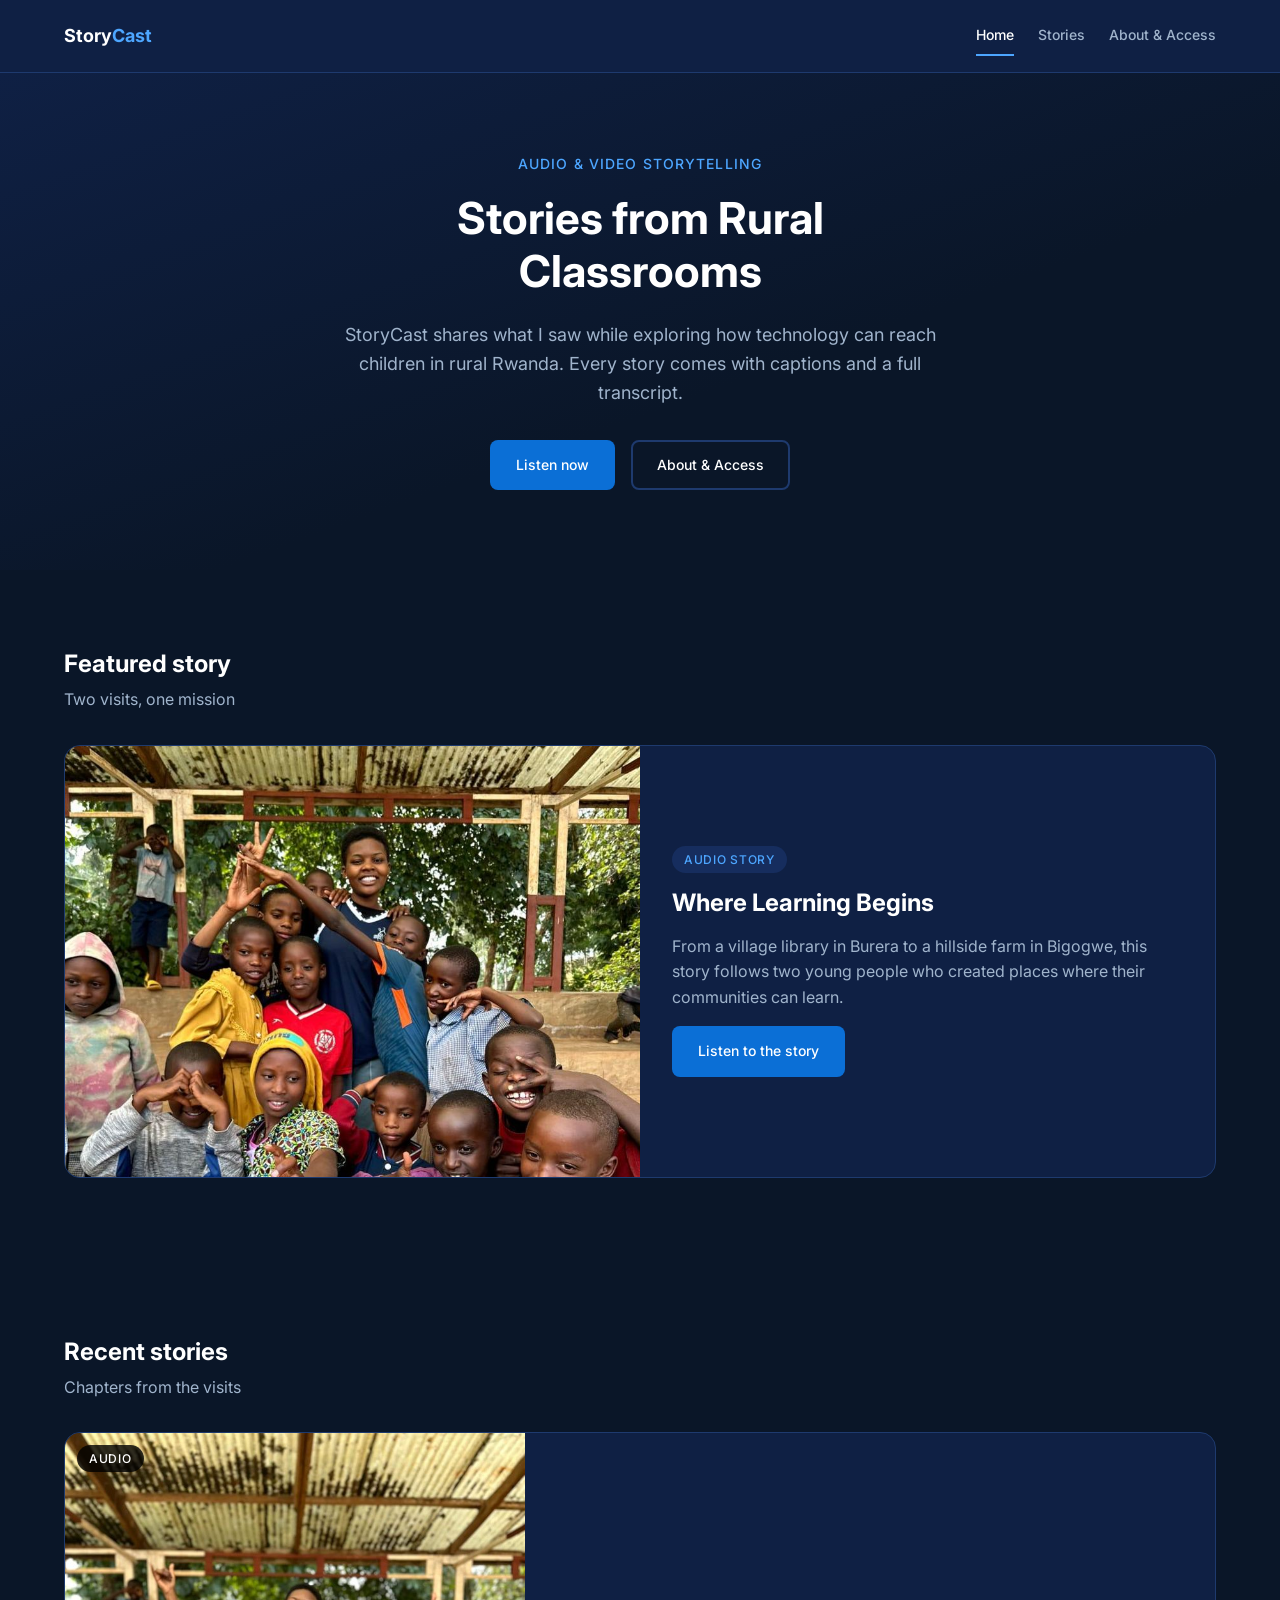
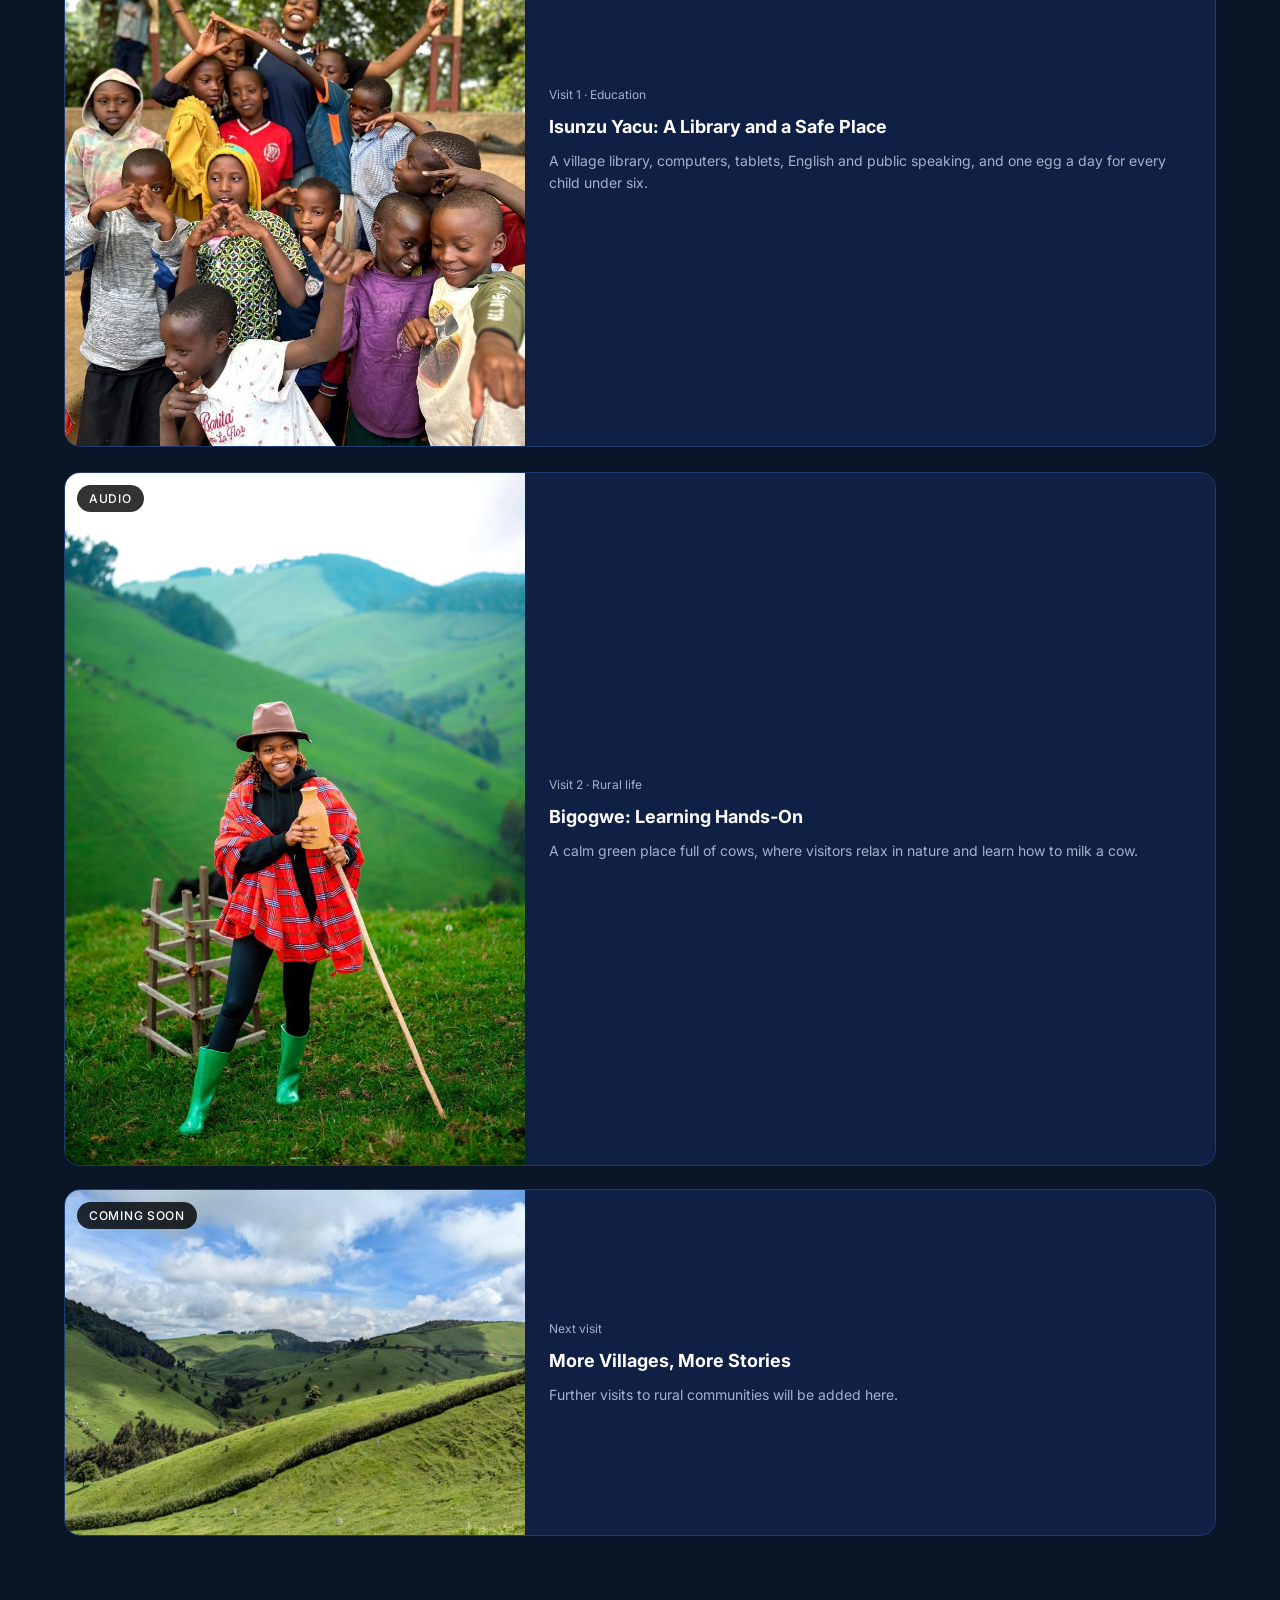
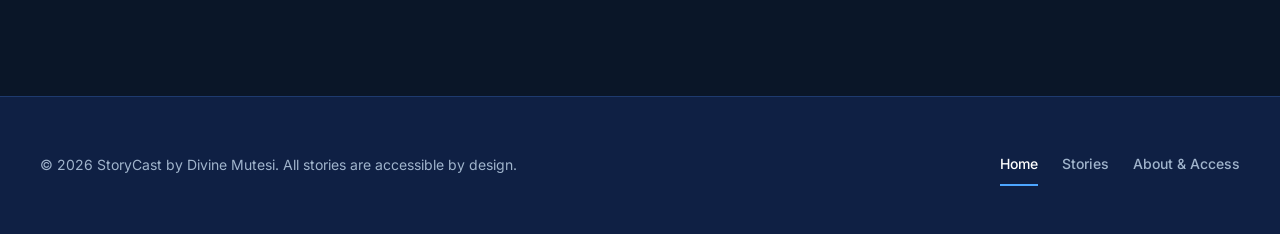
<file: index.html>
<!DOCTYPE html>
<html lang="en">
<head>
<meta charset="UTF-8" />
<meta name="viewport" content="width=device-width, initial-scale=1.0" />
<meta name="description" content="StoryCast: accessible audio and video stories about technology and learning in rural Rwanda." />
<title>StoryCast - Home</title>
<link rel="stylesheet" href="css/main.css" />
<link rel="preconnect" href="https://fonts.googleapis.com" />
<link rel="preconnect" href="https://fonts.gstatic.com" crossorigin />
<link href="https://fonts.googleapis.com/css2?family=Inter:wght@400;500;700&amp;display=swap" rel="stylesheet" />
</head>
<body>
<a class="skip-link" href="#main-content">Skip to main content</a>
<header class="site-header">
<div class="site-header__inner">
<a href="index.html" class="site-header__logo" aria-label="StoryCast home">Story<span>Cast</span></a>
<nav class="primary-nav" aria-label="Primary navigation"><ul class="primary-nav__list"><li><a href="index.html" class="primary-nav__link" aria-current="page">Home</a></li><li><a href="story/where-learning-begins.html" class="primary-nav__link">Stories</a></li><li><a href="about.html" class="primary-nav__link">About &amp; Access</a></li></ul></nav>
</div>
</header>
<main id="main-content">
<section class="hero" aria-labelledby="hero-heading"><div class="container">
<p class="hero__eyebrow">Audio &amp; video storytelling</p>
<h1 class="hero__title" id="hero-heading">Stories from Rural Classrooms</h1>
<p class="hero__subtitle">StoryCast shares what I saw while exploring how technology can reach children in rural Rwanda. Every story comes with captions and a full transcript.</p>
<div class="hero__actions"><a href="story/where-learning-begins.html" class="btn btn--primary">Listen now</a><a href="about.html" class="btn btn--outline">About &amp; Access</a></div>
</div></section>
<section class="section" aria-labelledby="featured-heading"><div class="container">
<header class="section__header"><h2 class="section__title" id="featured-heading">Featured story</h2><p class="section__subtitle">Two visits, one mission</p></header>
<article class="featured-story">
<figure class="featured-story__media"><img src="assets/media/isunzu-yacu-children.jpg" alt="Smiling children of Isunzu Yacu Village crowd together under a tin-roofed shelter, making hand gestures for the camera, with a young woman standing behind them." width="900" height="1200" /></figure>
<div class="featured-story__body"><p class="tag">Audio story</p><h3 class="featured-story__title">Where Learning Begins</h3>
<p class="featured-story__excerpt">From a village library in Burera to a hillside farm in Bigogwe, this story follows two young people who created places where their communities can learn.</p>
<p><a href="story/where-learning-begins.html" class="btn btn--primary">Listen to the story</a></p></div></article>
</div></section>
<section class="section" aria-labelledby="stories-heading"><div class="container">
<header class="section__header"><h2 class="section__title" id="stories-heading">Recent stories</h2><p class="section__subtitle">Chapters from the visits</p></header>
<ul class="story-grid">
<li class="card-wrapper"><article class="media-card">
<figure class="media-card__thumbnail"><img src="assets/media/isunzu-yacu-group.jpg" alt="A joyful group of children at Isunzu Yacu Village pose under a tin-roofed shelter, some making heart shapes with their hands." width="900" height="1200" loading="lazy" /><span class="media-card__badge">Audio</span></figure>
<div class="media-card__body"><p class="media-card__meta">Visit 1 &middot; Education</p><h3 class="media-card__heading"><a class="media-card__link" href="story/where-learning-begins.html#isunzu">Isunzu Yacu: A Library and a Safe Place</a></h3><p class="media-card__excerpt">A village library, computers, tablets, English and public speaking, and one egg a day for every child under six.</p></div>
<footer class="media-card__footer"><span>Transcript available</span><span>October 2026</span></footer></article></li>
<li class="card-wrapper"><article class="media-card">
<figure class="media-card__thumbnail"><img src="assets/media/bigogwe-visitor-milk-gourd.jpg" alt="A smiling visitor at Bigogwe in a brown hat, red plaid shawl and green rubber boots holds a wooden milk container and a long stick on a green hillside." width="800" height="1203" loading="lazy" /><span class="media-card__badge">Audio</span></figure>
<div class="media-card__body"><p class="media-card__meta">Visit 2 &middot; Rural life</p><h3 class="media-card__heading"><a class="media-card__link" href="story/where-learning-begins.html#bigogwe">Bigogwe: Learning Hands-On</a></h3><p class="media-card__excerpt">A calm green place full of cows, where visitors relax in nature and learn how to milk a cow.</p></div>
<footer class="media-card__footer"><span>Transcript available</span><span>October 2026</span></footer></article></li>
<li class="card-wrapper"><article class="media-card">
<figure class="media-card__thumbnail"><img src="assets/media/bigogwe-hills.jpg" alt="Rolling green hills at Bigogwe under a blue sky with large white clouds, with hedges and small groups of trees on the slopes." width="1200" height="900" loading="lazy" /><span class="media-card__badge">Coming soon</span></figure>
<div class="media-card__body"><p class="media-card__meta">Next visit</p><h3 class="media-card__heading">More Villages, More Stories</h3><p class="media-card__excerpt">Further visits to rural communities will be added here.</p></div>
<footer class="media-card__footer"><span>Coming soon</span><span>October 2026</span></footer></article></li>
</ul></div></section>
</main>
<footer class="site-footer">
<div class="site-footer__inner">
<p class="site-footer__copy">&copy; 2026 StoryCast by Divine Mutesi. All stories are accessible by design.</p>
<nav aria-label="Footer navigation"><ul class="primary-nav__list"><li><a href="index.html" class="primary-nav__link" aria-current="page">Home</a></li><li><a href="story/where-learning-begins.html" class="primary-nav__link">Stories</a></li><li><a href="about.html" class="primary-nav__link">About &amp; Access</a></li></ul></nav>
</div>
</footer>
</body>
</html>
</file>
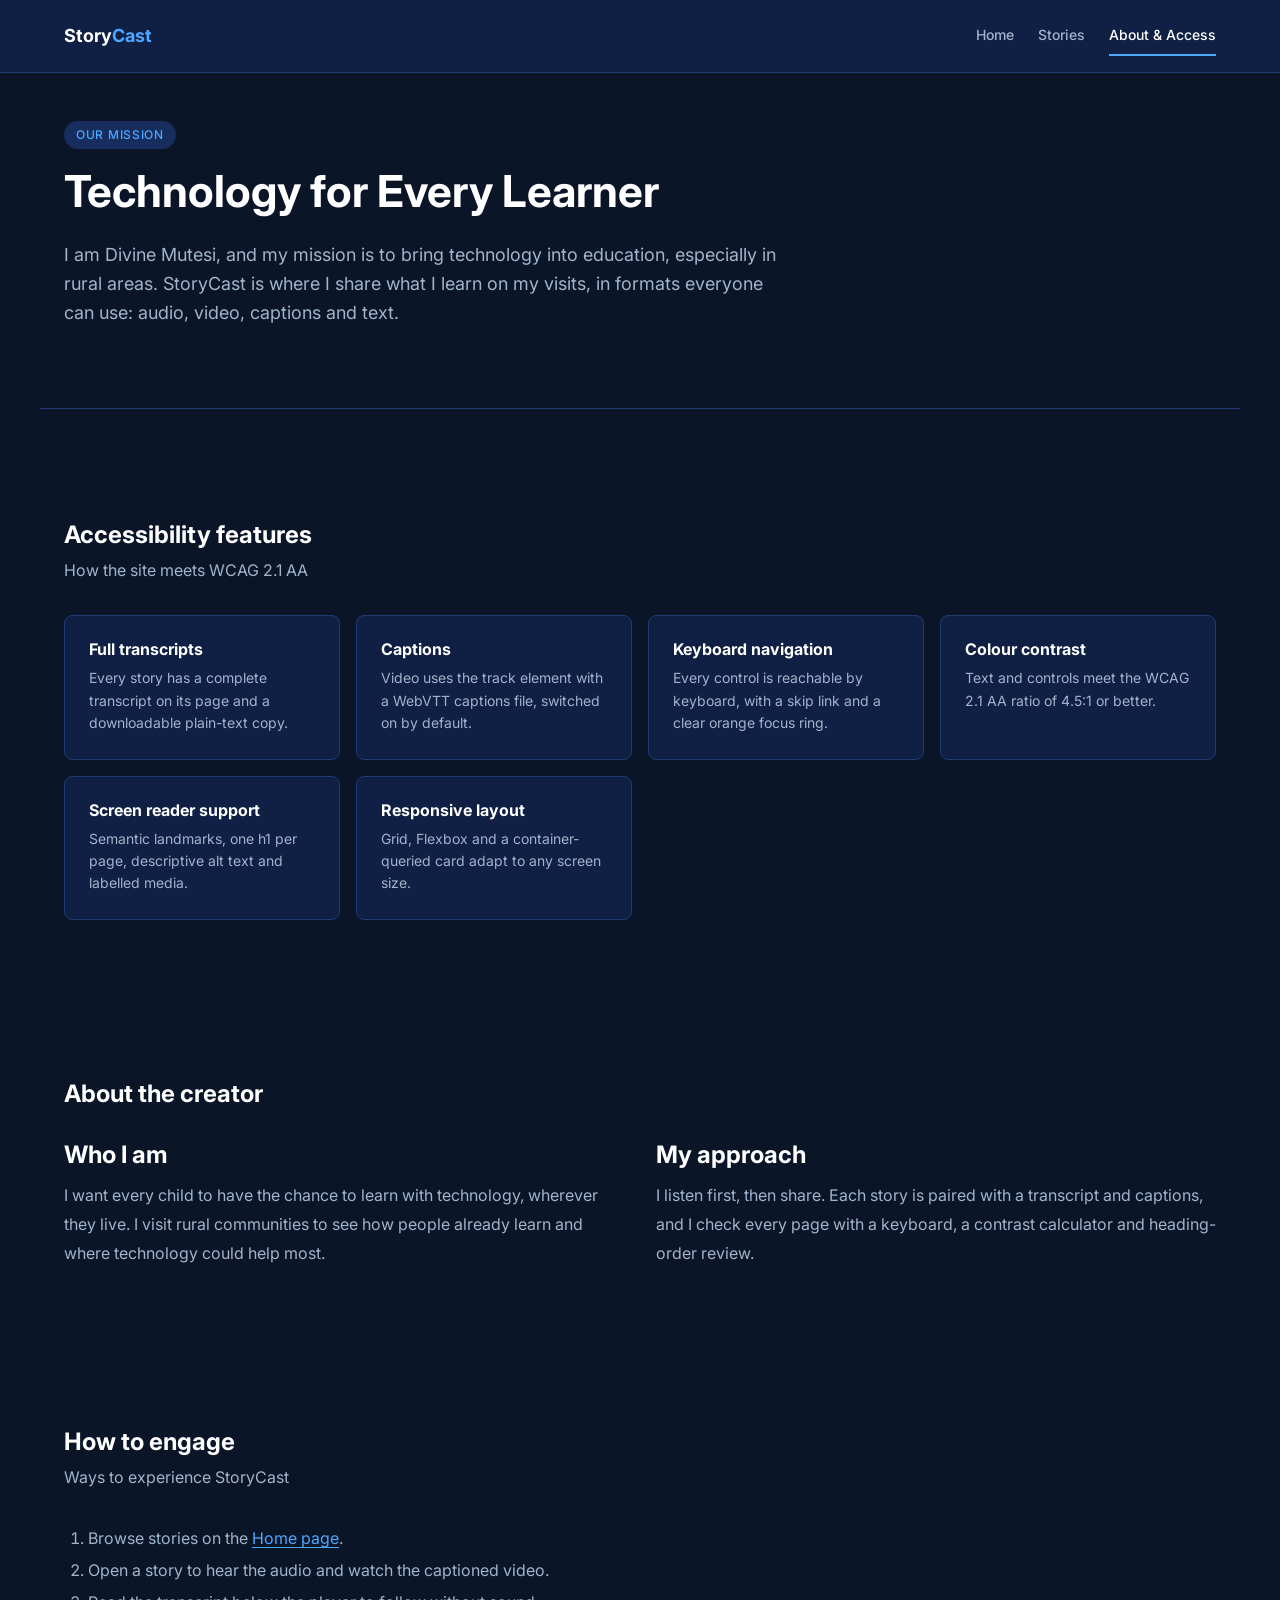
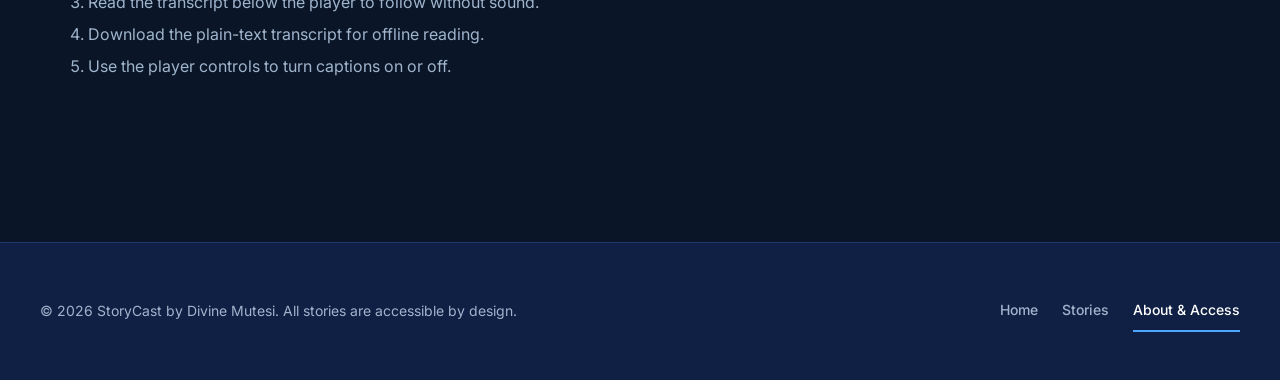
<file: about.html>
<!DOCTYPE html>
<html lang="en">
<head>
<meta charset="UTF-8" />
<meta name="viewport" content="width=device-width, initial-scale=1.0" />
<meta name="description" content="StoryCast mission, accessibility features and how to engage with the stories." />
<title>About & Access - StoryCast</title>
<link rel="stylesheet" href="css/main.css" />
<link rel="preconnect" href="https://fonts.googleapis.com" />
<link rel="preconnect" href="https://fonts.gstatic.com" crossorigin />
<link href="https://fonts.googleapis.com/css2?family=Inter:wght@400;500;700&amp;display=swap" rel="stylesheet" />
</head>
<body>
<a class="skip-link" href="#main-content">Skip to main content</a>
<header class="site-header">
<div class="site-header__inner">
<a href="index.html" class="site-header__logo" aria-label="StoryCast home">Story<span>Cast</span></a>
<nav class="primary-nav" aria-label="Primary navigation"><ul class="primary-nav__list"><li><a href="index.html" class="primary-nav__link">Home</a></li><li><a href="story/where-learning-begins.html" class="primary-nav__link">Stories</a></li><li><a href="about.html" class="primary-nav__link" aria-current="page">About &amp; Access</a></li></ul></nav>
</div>
</header>
<main id="main-content">
<section class="mission" aria-labelledby="mission-heading"><p class="tag">Our mission</p><h1 class="mission__title" id="mission-heading">Technology for Every Learner</h1>
<p class="mission__body">I am Divine Mutesi, and my mission is to bring technology into education, especially in rural areas. StoryCast is where I share what I learn on my visits, in formats everyone can use: audio, video, captions and text.</p></section>
<hr class="divider divider--wide" />
<section class="section" aria-labelledby="access-heading"><div class="container"><header class="section__header"><h2 class="section__title" id="access-heading">Accessibility features</h2><p class="section__subtitle">How the site meets WCAG 2.1 AA</p></header>
<ul class="access-list"><li class="access-list__item"><h3 class="access-list__title">Full transcripts</h3><p class="access-list__text">Every story has a complete transcript on its page and a downloadable plain-text copy.</p></li><li class="access-list__item"><h3 class="access-list__title">Captions</h3><p class="access-list__text">Video uses the track element with a WebVTT captions file, switched on by default.</p></li><li class="access-list__item"><h3 class="access-list__title">Keyboard navigation</h3><p class="access-list__text">Every control is reachable by keyboard, with a skip link and a clear orange focus ring.</p></li><li class="access-list__item"><h3 class="access-list__title">Colour contrast</h3><p class="access-list__text">Text and controls meet the WCAG 2.1 AA ratio of 4.5:1 or better.</p></li><li class="access-list__item"><h3 class="access-list__title">Screen reader support</h3><p class="access-list__text">Semantic landmarks, one h1 per page, descriptive alt text and labelled media.</p></li><li class="access-list__item"><h3 class="access-list__title">Responsive layout</h3><p class="access-list__text">Grid, Flexbox and a container-queried card adapt to any screen size.</p></li></ul></div></section>
<section class="section" aria-labelledby="team-heading"><div class="container"><header class="section__header"><h2 class="section__title" id="team-heading">About the creator</h2></header>
<div class="about-grid"><article class="about-grid__item"><h3>Who I am</h3><p>I want every child to have the chance to learn with technology, wherever they live. I visit rural communities to see how people already learn and where technology could help most.</p></article>
<article class="about-grid__item"><h3>My approach</h3><p>I listen first, then share. Each story is paired with a transcript and captions, and I check every page with a keyboard, a contrast calculator and heading-order review.</p></article></div></div></section>
<section class="section" aria-labelledby="engage-heading"><div class="container"><header class="section__header"><h2 class="section__title" id="engage-heading">How to engage</h2><p class="section__subtitle">Ways to experience StoryCast</p></header>
<ol class="steps"><li>Browse stories on the <a href="index.html">Home page</a>.</li><li>Open a story to hear the audio and watch the captioned video.</li><li>Read the transcript below the player to follow without sound.</li><li>Download the plain-text transcript for offline reading.</li><li>Use the player controls to turn captions on or off.</li></ol></div></section>
</main>
<footer class="site-footer">
<div class="site-footer__inner">
<p class="site-footer__copy">&copy; 2026 StoryCast by Divine Mutesi. All stories are accessible by design.</p>
<nav aria-label="Footer navigation"><ul class="primary-nav__list"><li><a href="index.html" class="primary-nav__link">Home</a></li><li><a href="story/where-learning-begins.html" class="primary-nav__link">Stories</a></li><li><a href="about.html" class="primary-nav__link" aria-current="page">About &amp; Access</a></li></ul></nav>
</div>
</footer>
</body>
</html>
</file>
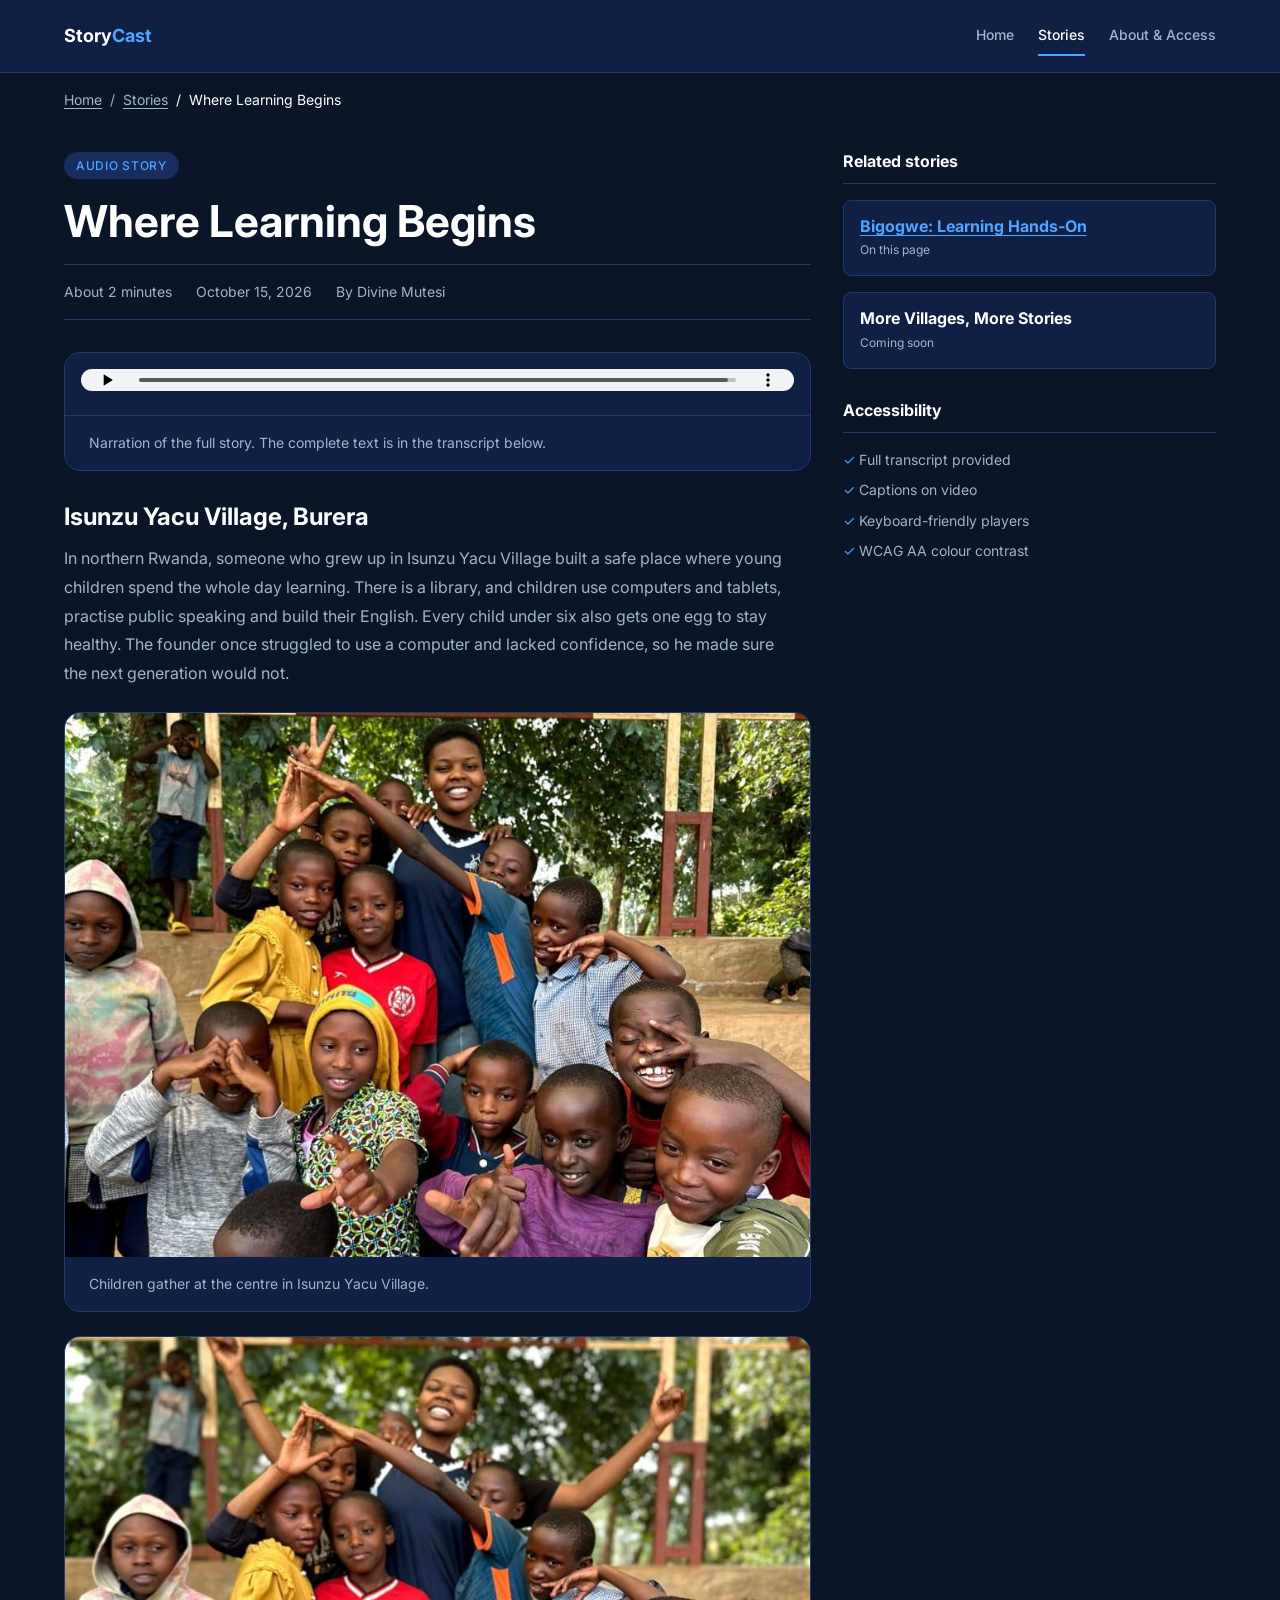
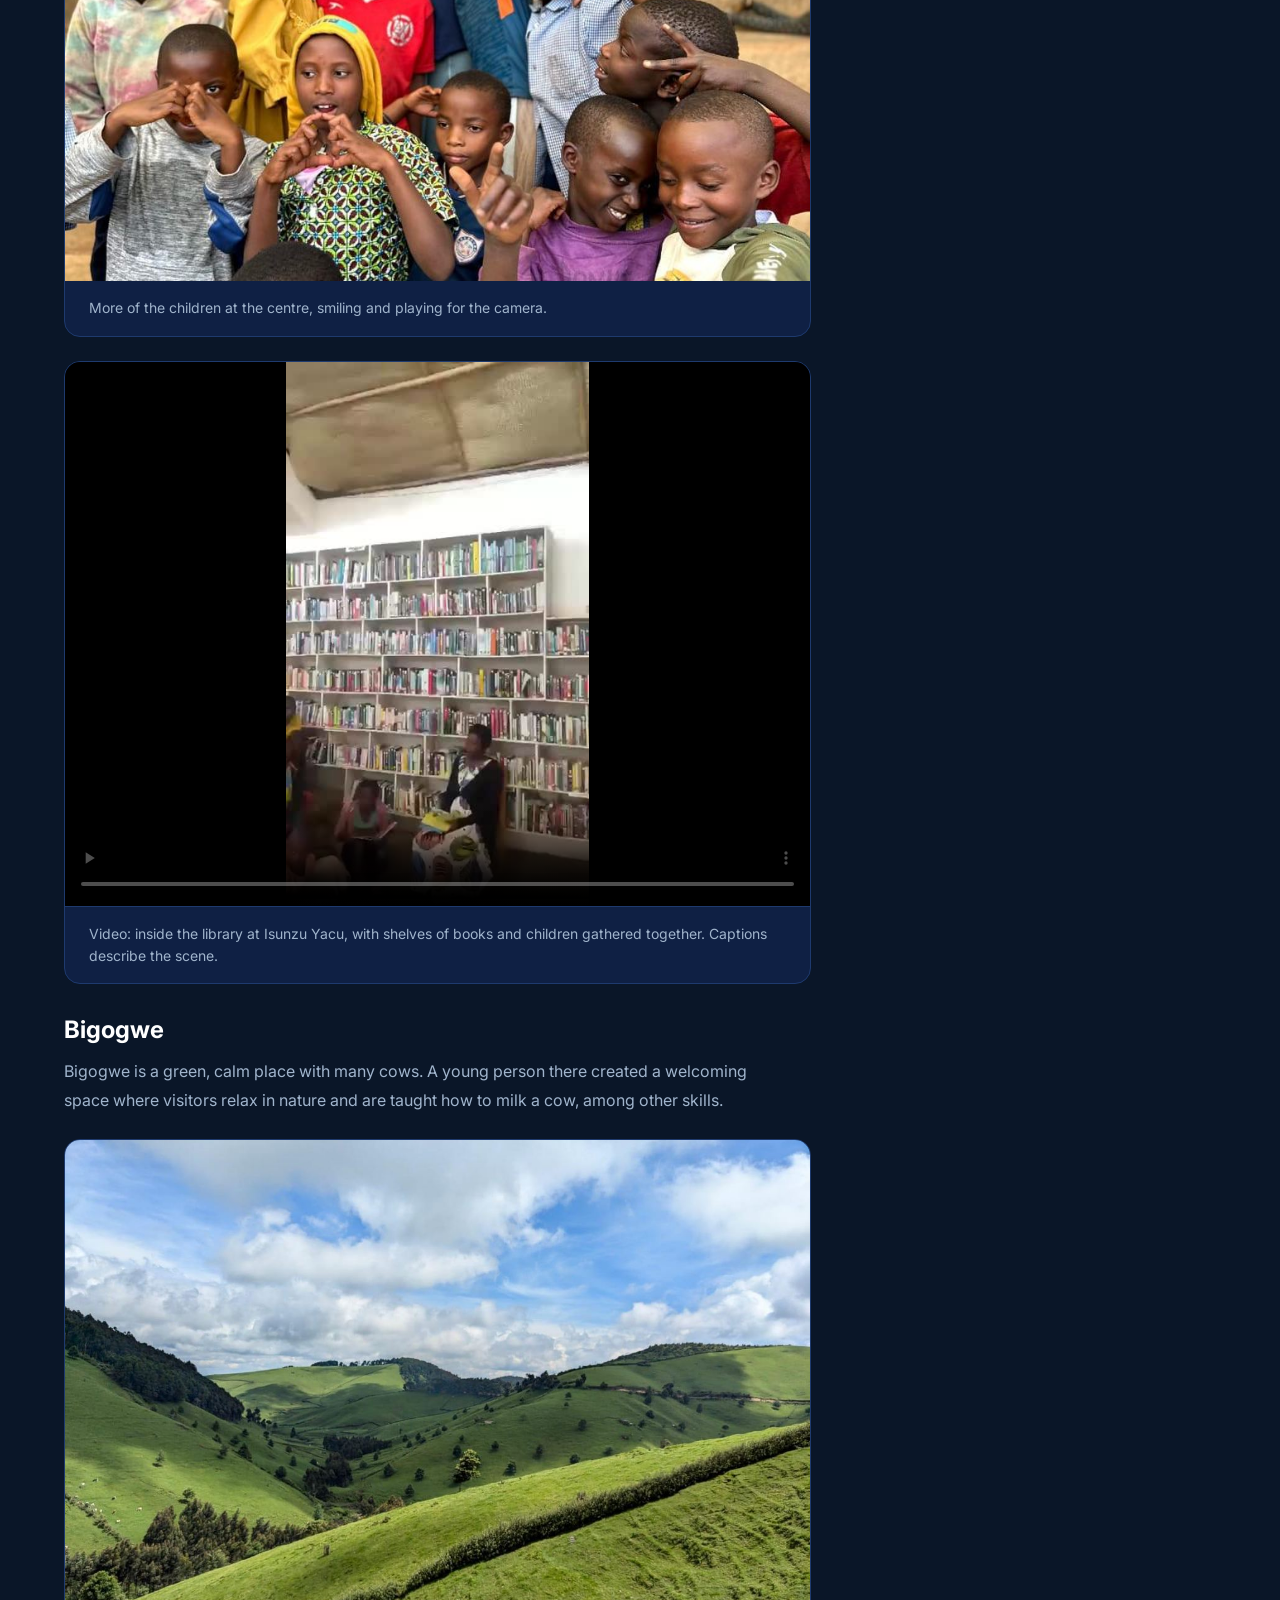
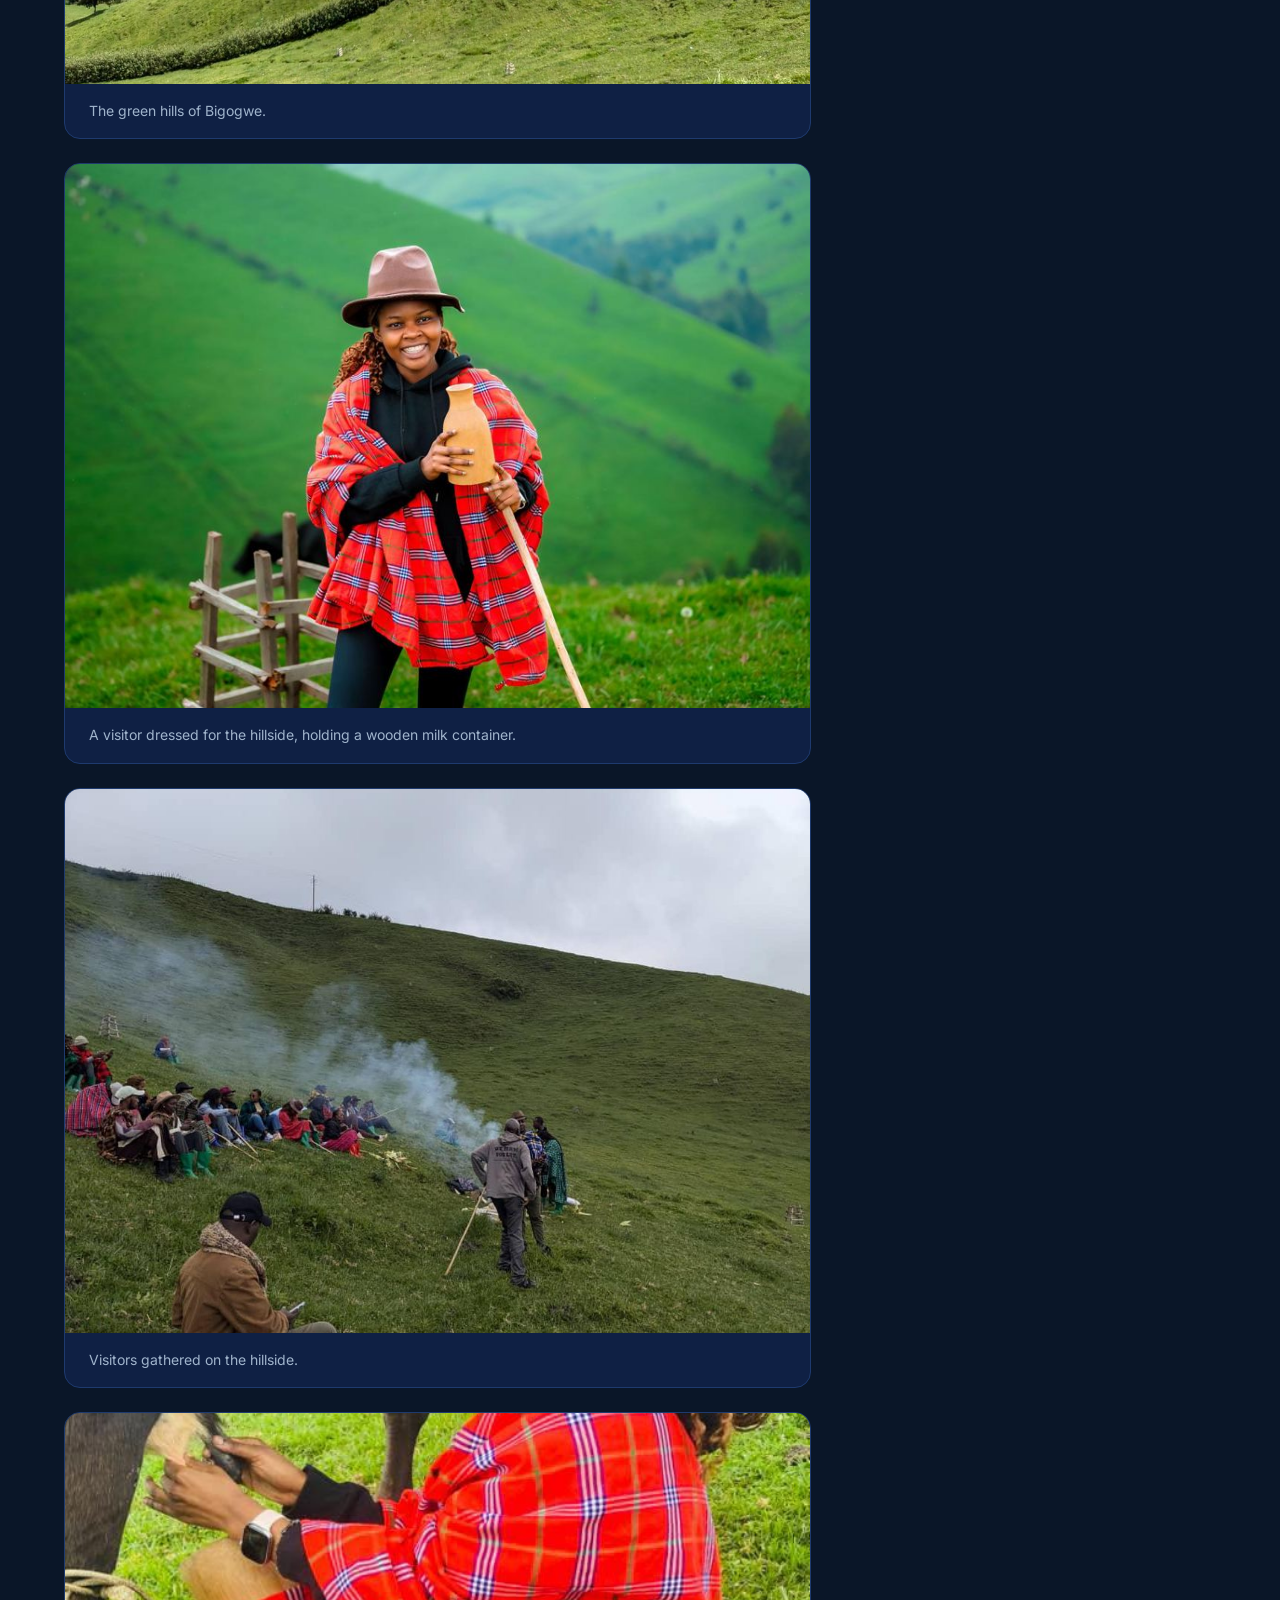
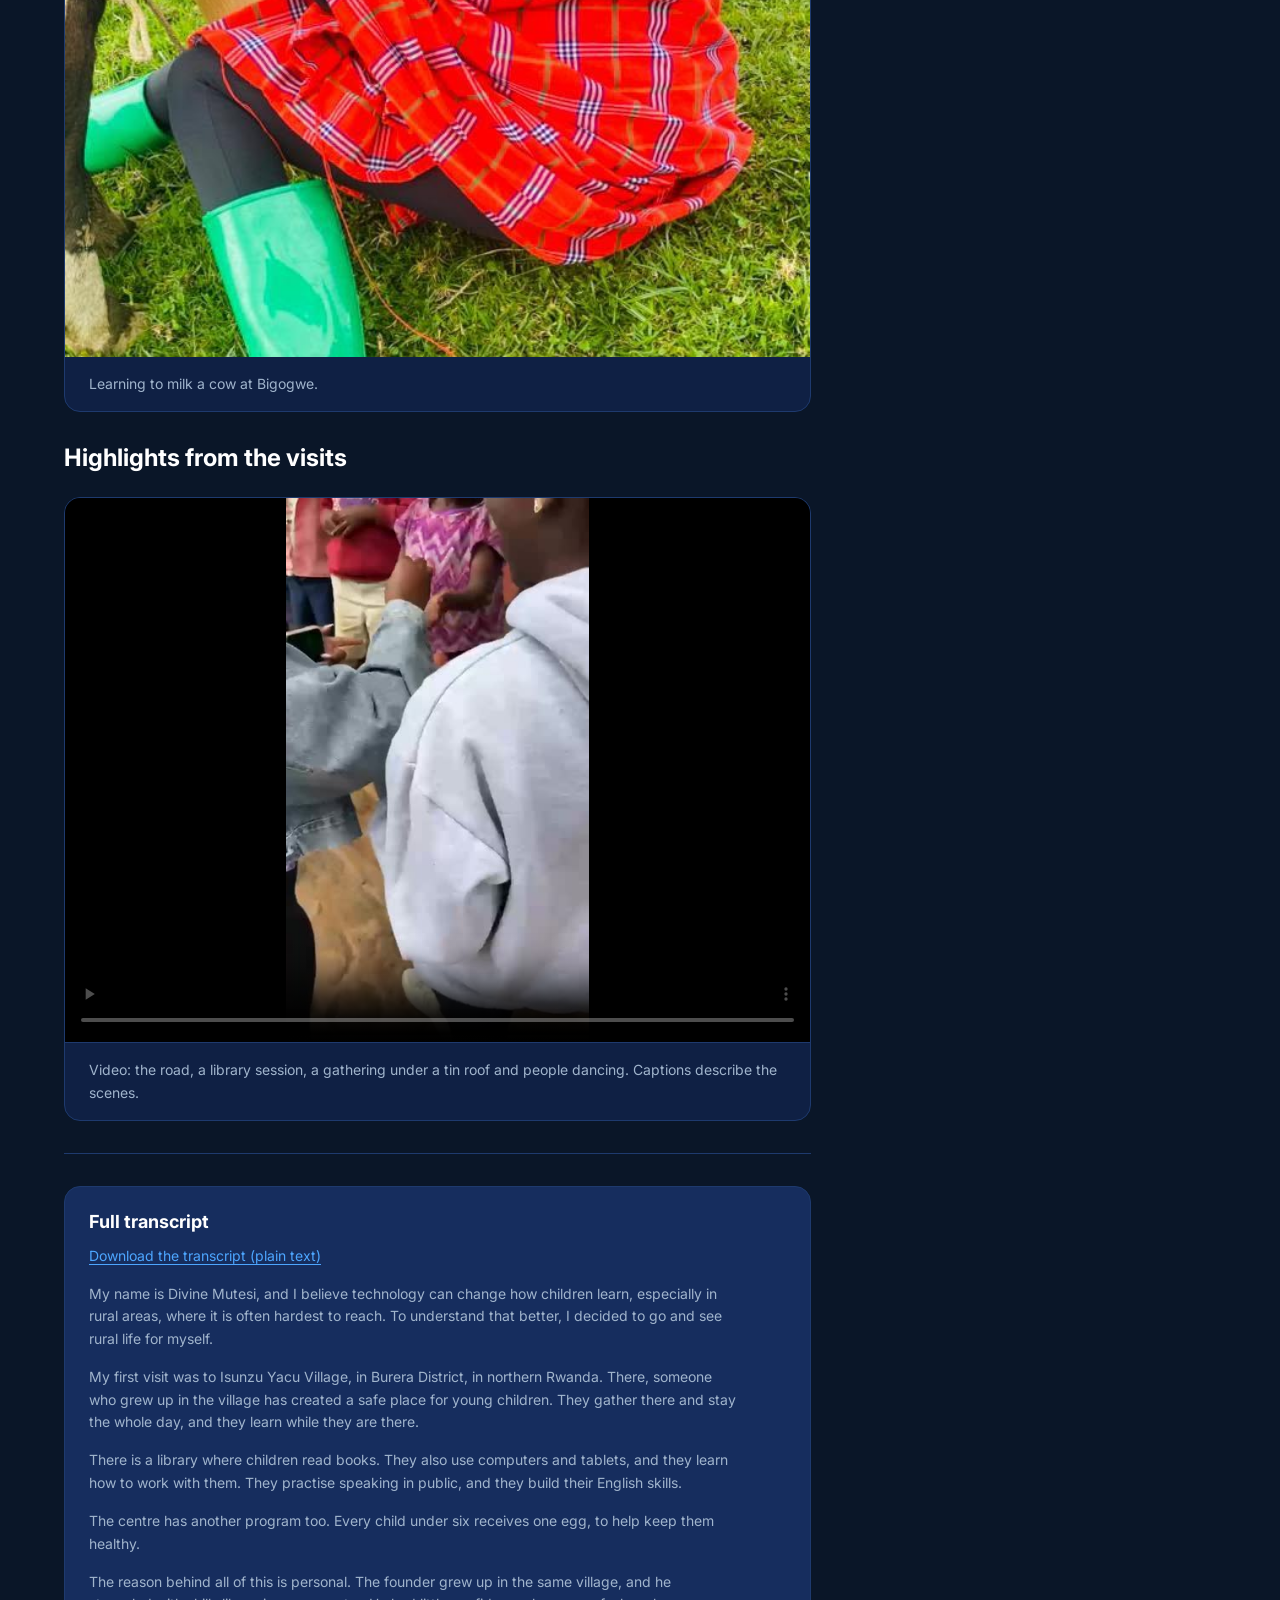
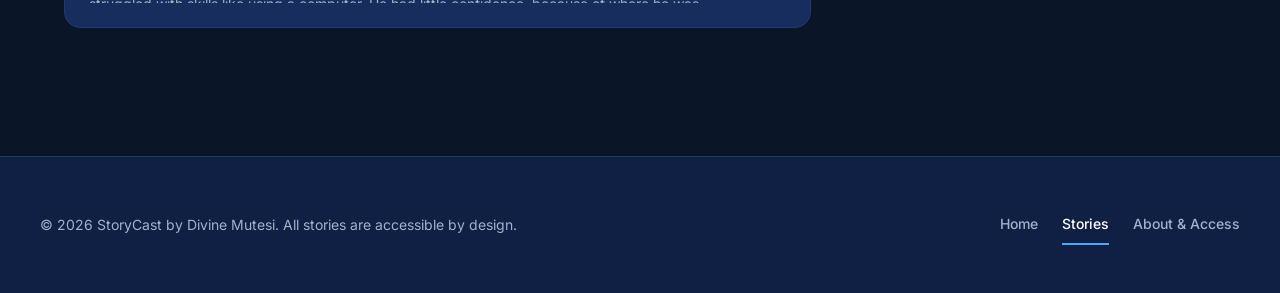
<file: story/where-learning-begins.html>
<!DOCTYPE html>
<html lang="en">
<head>
<meta charset="UTF-8" />
<meta name="viewport" content="width=device-width, initial-scale=1.0" />
<meta name="description" content="An audio story about two rural visits in Rwanda: Isunzu Yacu Village and Bigogwe." />
<title>Where Learning Begins - StoryCast</title>
<link rel="stylesheet" href="../css/main.css" />
<link rel="preconnect" href="https://fonts.googleapis.com" />
<link rel="preconnect" href="https://fonts.gstatic.com" crossorigin />
<link href="https://fonts.googleapis.com/css2?family=Inter:wght@400;500;700&amp;display=swap" rel="stylesheet" />
</head>
<body>
<a class="skip-link" href="#main-content">Skip to main content</a>
<header class="site-header">
<div class="site-header__inner">
<a href="../index.html" class="site-header__logo" aria-label="StoryCast home">Story<span>Cast</span></a>
<nav class="primary-nav" aria-label="Primary navigation"><ul class="primary-nav__list"><li><a href="../index.html" class="primary-nav__link">Home</a></li><li><a href="where-learning-begins.html" class="primary-nav__link" aria-current="page">Stories</a></li><li><a href="../about.html" class="primary-nav__link">About &amp; Access</a></li></ul></nav>
</div>
</header>
<main id="main-content">
<div class="container"><nav aria-label="Breadcrumb"><ol class="breadcrumb"><li><a href="../index.html">Home</a></li><li><a href="../index.html#stories-heading">Stories</a></li><li aria-current="page">Where Learning Begins</li></ol></nav></div>
<div class="story-layout">
<article aria-labelledby="story-title">
<header><p class="tag">Audio story</p><h1 class="story__title" id="story-title">Where Learning Begins</h1>
<ul class="story-meta" aria-label="Story details"><li>About 2 minutes</li><li><time datetime="2026-10-17">October 15, 2026</time></li><li>By Divine Mutesi</li></ul></header>
<section class="story__section" aria-labelledby="audio-heading"><h2 class="sr-only" id="audio-heading">Listen</h2>
<figure class="media-player"><audio controls aria-describedby="audio-desc"><source src="../assets/media/where-learning-begins.mp3" type="audio/mpeg" /><p>Your browser does not support audio. <a href="../assets/transcripts/where-learning-begins-transcript.txt">Read the transcript</a>.</p></audio>
<figcaption class="media-player__caption" id="audio-desc">Narration of the full story. The complete text is in the transcript below.</figcaption></figure></section>
<section class="story__section" id="isunzu" aria-labelledby="isunzu-heading"><h2 class="story__heading" id="isunzu-heading">Isunzu Yacu Village, Burera</h2>
<p class="story__text">In northern Rwanda, someone who grew up in Isunzu Yacu Village built a safe place where young children spend the whole day learning. There is a library, and children use computers and tablets, practise public speaking and build their English. Every child under six also gets one egg to stay healthy. The founder once struggled to use a computer and lacked confidence, so he made sure the next generation would not.</p>
<figure class="photo"><img src="../assets/media/isunzu-yacu-children.jpg" alt="Smiling children of Isunzu Yacu Village crowd together under a tin-roofed shelter, making hand gestures for the camera, with a young woman standing behind them." width="900" height="1200" loading="lazy" /><figcaption class="photo__caption">Children gather at the centre in Isunzu Yacu Village.</figcaption></figure>
<figure class="photo"><img src="../assets/media/isunzu-yacu-group.jpg" alt="A joyful group of children at Isunzu Yacu Village pose under a tin-roofed shelter, some making heart shapes with their hands." width="900" height="1200" loading="lazy" /><figcaption class="photo__caption">More of the children at the centre, smiling and playing for the camera.</figcaption></figure>
<figure class="media-player"><video controls preload="metadata" poster="../assets/media/isunzu-yacu-library-poster.jpg" aria-describedby="video-desc"><source src="../assets/media/isunzu-yacu-library.mp4" type="video/mp4" /><track kind="captions" src="../assets/media/isunzu-yacu-library-captions.vtt" srclang="en" label="English captions" default /><p>Your browser does not support video. <a href="../assets/transcripts/where-learning-begins-transcript.txt">Read the transcript</a>.</p></video>
<figcaption class="media-player__caption" id="video-desc">Video: inside the library at Isunzu Yacu, with shelves of books and children gathered together. Captions describe the scene.</figcaption></figure></section>
<section class="story__section" id="bigogwe" aria-labelledby="bigogwe-heading"><h2 class="story__heading" id="bigogwe-heading">Bigogwe</h2>
<p class="story__text">Bigogwe is a green, calm place with many cows. A young person there created a welcoming space where visitors relax in nature and are taught how to milk a cow, among other skills.</p>
<figure class="photo"><img src="../assets/media/bigogwe-hills.jpg" alt="Rolling green hills at Bigogwe under a blue sky with large white clouds, with hedges and small groups of trees on the slopes." width="1200" height="900" loading="lazy" /><figcaption class="photo__caption">The green hills of Bigogwe.</figcaption></figure>
<figure class="photo"><img src="../assets/media/bigogwe-visitor-milk-gourd.jpg" alt="A smiling visitor at Bigogwe in a brown hat, red plaid shawl and green rubber boots holds a wooden milk container and a long stick on a green hillside." width="800" height="1203" loading="lazy" /><figcaption class="photo__caption">A visitor dressed for the hillside, holding a wooden milk container.</figcaption></figure>
<figure class="photo"><img src="../assets/media/bigogwe-gathering.jpg" alt="Visitors in rubber boots and blankets sit together on a steep grassy hillside at Bigogwe while smoke drifts past and a man stands with a long stick." width="1000" height="750" loading="lazy" /><figcaption class="photo__caption">Visitors gathered on the hillside.</figcaption></figure><figure class="photo"><img src="../assets/media/bigogwe-milking.jpg" alt="A visitor in a brown hat, red plaid shawl and green rubber boots sits on the grass and learns to milk a black cow at Bigogwe." width="608" height="1080" loading="lazy" /><figcaption class="photo__caption">Learning to milk a cow at Bigogwe.</figcaption></figure></section>
<section class="story__section" aria-labelledby="highlights-heading"><h2 class="story__heading" id="highlights-heading">Highlights from the visits</h2>
<figure class="media-player"><video controls preload="metadata" poster="../assets/media/visit-highlights-poster.jpg" aria-describedby="video-desc-2"><source src="../assets/media/visit-highlights.mp4" type="video/mp4" /><track kind="captions" src="../assets/media/visit-highlights-captions.vtt" srclang="en" label="English captions" default /><p>Your browser does not support video. <a href="../assets/transcripts/where-learning-begins-transcript.txt">Read the transcript</a>.</p></video>
<figcaption class="media-player__caption" id="video-desc-2">Video: the road, a library session, a gathering under a tin roof and people dancing. Captions describe the scenes.</figcaption></figure></section>
<hr class="divider" />
<section aria-labelledby="transcript-heading"><div class="transcript"><h2 class="transcript__title" id="transcript-heading">Full transcript</h2>
<p class="transcript__download"><a href="../assets/transcripts/where-learning-begins-transcript.txt" download>Download the transcript (plain text)</a></p>
<div class="transcript__body" role="region" tabindex="0" aria-label="Story transcript, scrollable"><p>My name is Divine Mutesi, and I believe technology can change how children learn, especially in rural areas, where it is often hardest to reach. To understand that better, I decided to go and see rural life for myself.</p><p>My first visit was to Isunzu Yacu Village, in Burera District, in northern Rwanda. There, someone who grew up in the village has created a safe place for young children. They gather there and stay the whole day, and they learn while they are there.</p><p>There is a library where children read books. They also use computers and tablets, and they learn how to work with them. They practise speaking in public, and they build their English skills.</p><p>The centre has another program too. Every child under six receives one egg, to help keep them healthy.</p><p>The reason behind all of this is personal. The founder grew up in the same village, and he struggled with skills like using a computer. He had little confidence, because of where he was raised. So he decided that the children of his village would not be left behind in the same way.</p><p>My second visit was to Bigogwe. It is a beautiful, calm, green place, full of cows. A young person there has created a welcoming space around them. Visitors come to relax in nature, and they are taught how to milk a cow, along with many other things.</p><p>Both places showed me the same thing. Learning does not only happen in classrooms. It happens when someone decides to create a space and share what they know.</p><p>For me, that is the mission: to bring technology into education in rural areas, so that no child is left behind because of where they grew up.</p><p>This is StoryCast. Thank you for listening.</p></div></div></section>
</article>
<aside class="sidebar" aria-label="Related content">
<section aria-labelledby="related-heading"><h2 class="sidebar__title" id="related-heading">Related stories</h2><ul class="related-list">
<li class="related-item"><h3 class="related-item__title"><a href="#bigogwe">Bigogwe: Learning Hands-On</a></h3><p class="related-item__meta">On this page</p></li>
<li class="related-item"><h3 class="related-item__title">More Villages, More Stories</h3><p class="related-item__meta">Coming soon</p></li></ul></section>
<section aria-labelledby="access-sidebar-heading"><h2 class="sidebar__title" id="access-sidebar-heading">Accessibility</h2><ul class="check-list"><li>Full transcript provided</li><li>Captions on video</li><li>Keyboard-friendly players</li><li>WCAG AA colour contrast</li></ul></section>
</aside></div>
</main>
<footer class="site-footer">
<div class="site-footer__inner">
<p class="site-footer__copy">&copy; 2026 StoryCast by Divine Mutesi. All stories are accessible by design.</p>
<nav aria-label="Footer navigation"><ul class="primary-nav__list"><li><a href="../index.html" class="primary-nav__link">Home</a></li><li><a href="where-learning-begins.html" class="primary-nav__link" aria-current="page">Stories</a></li><li><a href="../about.html" class="primary-nav__link">About &amp; Access</a></li></ul></nav>
</div>
</footer>
</body>
</html>
</file>
<file: css/main.css>
﻿@layer reset,base,layout,components,utilities;@layer reset{*,*::before,*::after{box-sizing:border-box;margin:0;padding:0}img,video{max-width:100%;display:block}ul,ol{list-style:none}}@layer base{html{font-size:100%;scroll-behavior:smooth}@media(prefers-reduced-motion: reduce){html{scroll-behavior:auto}}body{font-family:"Inter",system-ui,-apple-system,"Segoe UI",sans-serif;font-size:1rem;line-height:1.6;background:#0a1628;color:#fff;min-height:100vh}:focus-visible{outline:3px solid #f97316;outline-offset:3px;border-radius:4px}a{color:#4da6ff;text-underline-offset:3px}a:hover{color:#fff}h1,h2,h3{line-height:1.2;font-weight:700}h1{font-size:clamp(2rem,5vw,2.75rem)}h2{font-size:2rem}h3{font-size:1.5rem}p{max-width:72ch}}@layer utilities{.skip-link{position:absolute;top:-100%;left:1rem;background:#f97316;color:#000;padding:.5rem 1rem;font-weight:700;border-radius:4px;z-index:9999;text-decoration:none}.skip-link:focus{top:1rem}.sr-only{position:absolute;width:1px;height:1px;margin:-1px;overflow:hidden;clip:rect(0, 0, 0, 0);white-space:nowrap;border:0}}@layer layout{.container{max-width:1200px;margin-inline:auto;padding-inline:1.5rem}.site-header{background:#0f2044;border-bottom:1px solid #1e3a6e;position:sticky;top:0;z-index:100}.site-header__inner,.site-footer__inner{max-width:1200px;margin-inline:auto;display:flex;flex-wrap:wrap;align-items:center;justify-content:space-between;gap:1rem}.site-header__inner{padding:1rem 1.5rem}.site-header__logo{font-size:1.125rem;font-weight:700;color:#fff;text-decoration:none}.site-header__logo span{color:#4da6ff}.primary-nav__list{display:flex;flex-wrap:wrap;gap:1.5rem}.primary-nav__link{color:#a0b4cc;text-decoration:none;font-size:.875rem;font-weight:500;padding-block:.5rem;display:inline-block}.primary-nav__link:hover,.primary-nav__link[aria-current=page]{color:#fff}.primary-nav__link[aria-current=page]{border-bottom:2px solid #4da6ff}.site-footer{background:#0f2044;border-top:1px solid #1e3a6e;padding:3rem 1.5rem;margin-top:5rem}.site-footer__copy{color:#a0b4cc;font-size:.875rem}.hero{padding:5rem 1.5rem;text-align:center;background:linear-gradient(160deg, #0f2044 0%, #0a1628 60%)}.hero__eyebrow{font-size:.875rem;font-weight:500;color:#4da6ff;letter-spacing:.08em;text-transform:uppercase;margin:0 auto 1rem}.hero__title{margin:0 auto 1.5rem;max-width:18ch}.hero__subtitle{font-size:1.125rem;color:#a0b4cc;margin:0 auto 2rem;max-width:55ch}.hero__actions{display:flex;flex-wrap:wrap;gap:1rem;justify-content:center}.section{padding:5rem 1.5rem}.section__header{margin-bottom:2rem}.section__title{font-size:1.5rem;margin-bottom:.5rem}.section__subtitle{color:#a0b4cc}.story-grid{display:grid;grid-template-columns:1fr;gap:1.5rem}.story-layout{display:grid;grid-template-columns:1fr;gap:2rem;max-width:1200px;margin-inline:auto;padding:1.5rem 1.5rem 3rem}@media(min-width: 64rem){.story-layout{grid-template-columns:2fr 1fr;align-items:start}.sidebar{position:sticky;top:5rem}}.about-grid{display:grid;grid-template-columns:1fr;gap:2rem}@media(min-width: 48rem){.about-grid{grid-template-columns:1fr 1fr}}.mission{max-width:1200px;margin-inline:auto;padding:3rem 1.5rem}.mission__title{margin:1rem 0 1.5rem}.mission__body{color:#a0b4cc;font-size:1.125rem;max-width:65ch}@media(max-width: 48rem){.hero{padding:3rem 1rem}.section{padding:3rem 1rem}h1{font-size:2rem}h2{font-size:1.5rem}}@media(max-width: 30rem){.site-header__inner{flex-direction:column;align-items:flex-start}.hero__actions{flex-direction:column;align-items:stretch}}}@layer components{.btn{display:inline-flex;align-items:center;justify-content:center;min-height:44px;padding:.75rem 1.5rem;border-radius:8px;font-size:.875rem;font-weight:500;text-decoration:none;border:2px solid rgba(0,0,0,0);transition:background .2s,border-color .2s}.btn--primary{background:#0b6fd6;color:#fff}.btn--primary:hover{background:#0958ad;color:#fff}.btn--outline{border-color:#1e3a6e;color:#fff}.btn--outline:hover{border-color:#4da6ff;color:#4da6ff}.tag{display:inline-block;font-size:.75rem;font-weight:500;padding:.25rem .75rem;border-radius:999px;background:#162d5e;color:#4da6ff;text-transform:uppercase;letter-spacing:.06em}.divider{border:0;border-top:1px solid #1e3a6e;margin:2rem 0}.divider--wide{max-width:1200px;margin-inline:auto}.card-wrapper{container:card/inline-size}.media-card{background:#0f2044;border:1px solid #1e3a6e;border-radius:16px;overflow:hidden;display:flex;flex-direction:column;height:100%}.media-card:hover,.media-card:focus-within{border-color:#4da6ff}.media-card__thumbnail{position:relative;aspect-ratio:16/9;background:#162d5e}.media-card__thumbnail img{width:100%;height:100%;object-fit:cover}.media-card__badge{position:absolute;top:.75rem;left:.75rem;background:rgba(0,0,0,.8);color:#fff;font-size:.75rem;font-weight:500;padding:.25rem .75rem;border-radius:999px;text-transform:uppercase;letter-spacing:.06em}.media-card__body{display:flex;flex-direction:column;gap:.75rem;padding:1.5rem;flex:1}.media-card__meta{font-size:.75rem;color:#a0b4cc}.media-card__heading{font-size:1.125rem}.media-card__link{color:#fff;text-decoration:none}.media-card__link:hover{color:#4da6ff;text-decoration:underline}.media-card__excerpt{font-size:.875rem;color:#a0b4cc}.media-card__footer{display:flex;justify-content:space-between;gap:.75rem;padding:1rem 1.5rem;border-top:1px solid #1e3a6e;font-size:.75rem;color:#a0b4cc}@container card (min-width:36rem){.media-card{flex-direction:row}.media-card__thumbnail{flex:0 0 40%;aspect-ratio:auto;min-height:14rem}.media-card__body{justify-content:center}.media-card__footer{display:none}}.featured-story{display:grid;background:#0f2044;border:1px solid #1e3a6e;border-radius:16px;overflow:hidden}@media(min-width: 48rem){.featured-story{grid-template-columns:1fr 1fr}}.featured-story__media{aspect-ratio:4/3;background:#162d5e}.featured-story__media img{width:100%;height:100%;object-fit:cover;object-position:center 30%}.featured-story__body{display:flex;flex-direction:column;align-items:flex-start;justify-content:center;gap:1rem;padding:2rem}.featured-story__title{font-size:1.5rem}.featured-story__excerpt{color:#a0b4cc}.media-player{background:#0f2044;border:1px solid #1e3a6e;border-radius:16px;overflow:hidden;margin-top:1.5rem}.media-player audio{width:100%;padding:1rem}.media-player video{width:100%;max-height:34rem;object-fit:contain;background:#000}.media-player__caption,.photo__caption{padding:1rem 1.5rem;font-size:.875rem;color:#a0b4cc}.media-player__caption{border-top:1px solid #1e3a6e}.photo{margin-top:1.5rem;border-radius:16px;overflow:hidden;border:1px solid #1e3a6e;background:#0f2044}.photo img{width:100%;height:auto;max-height:34rem;object-fit:cover}.story__title{margin:1rem 0}.story__section{margin-top:2rem;scroll-margin-top:5rem}.story__heading{font-size:1.5rem;margin-bottom:.75rem}.story__text{color:#a0b4cc;line-height:1.8}.story-meta{display:flex;flex-wrap:wrap;gap:.5rem 1.5rem;font-size:.875rem;color:#a0b4cc;padding:1rem 0;border-block:1px solid #1e3a6e;margin-top:1rem}.transcript{background:#162d5e;border:1px solid #1e3a6e;border-radius:16px;padding:1.5rem}.transcript__title{font-size:1.125rem;margin-bottom:.75rem}.transcript__download{font-size:.875rem;margin-bottom:1rem}.transcript__body{font-size:.875rem;color:#a0b4cc;max-height:20rem;overflow-y:auto;padding-right:.5rem}.transcript__body p+p{margin-top:1rem}.sidebar{display:flex;flex-direction:column;gap:2rem}.sidebar__title{font-size:1rem;padding-bottom:.75rem;margin-bottom:1rem;border-bottom:1px solid #1e3a6e}.related-list{display:flex;flex-direction:column;gap:1rem}.related-item{background:#0f2044;border:1px solid #1e3a6e;border-radius:8px;padding:1rem}.related-item__title{font-size:1rem;margin-bottom:.25rem}.related-item__meta{font-size:.75rem;color:#a0b4cc}.check-list{display:flex;flex-direction:column;gap:.5rem;font-size:.875rem;color:#a0b4cc}.check-list li::before{content:"✓ ";color:#4da6ff}.access-list{display:grid;grid-template-columns:repeat(auto-fit, minmax(16rem, 1fr));gap:1rem}.access-list__item{padding:1.5rem;background:#0f2044;border:1px solid #1e3a6e;border-radius:8px}.access-list__title{font-size:1rem;margin-bottom:.5rem}.access-list__text{font-size:.875rem;color:#a0b4cc}.about-grid__item h3{margin-bottom:.75rem}.about-grid__item p{color:#a0b4cc;line-height:1.8}.steps{list-style:decimal;padding-left:1.5rem;color:#a0b4cc;line-height:2;max-width:60ch}.breadcrumb{display:flex;flex-wrap:wrap;gap:.5rem;font-size:.875rem;color:#a0b4cc;padding:1rem 0}.breadcrumb li+li::before{content:"/";margin-right:.5rem}.breadcrumb a{color:#a0b4cc}.breadcrumb [aria-current=page]{color:#fff}}/*# sourceMappingURL=main.css.map */
</file>
